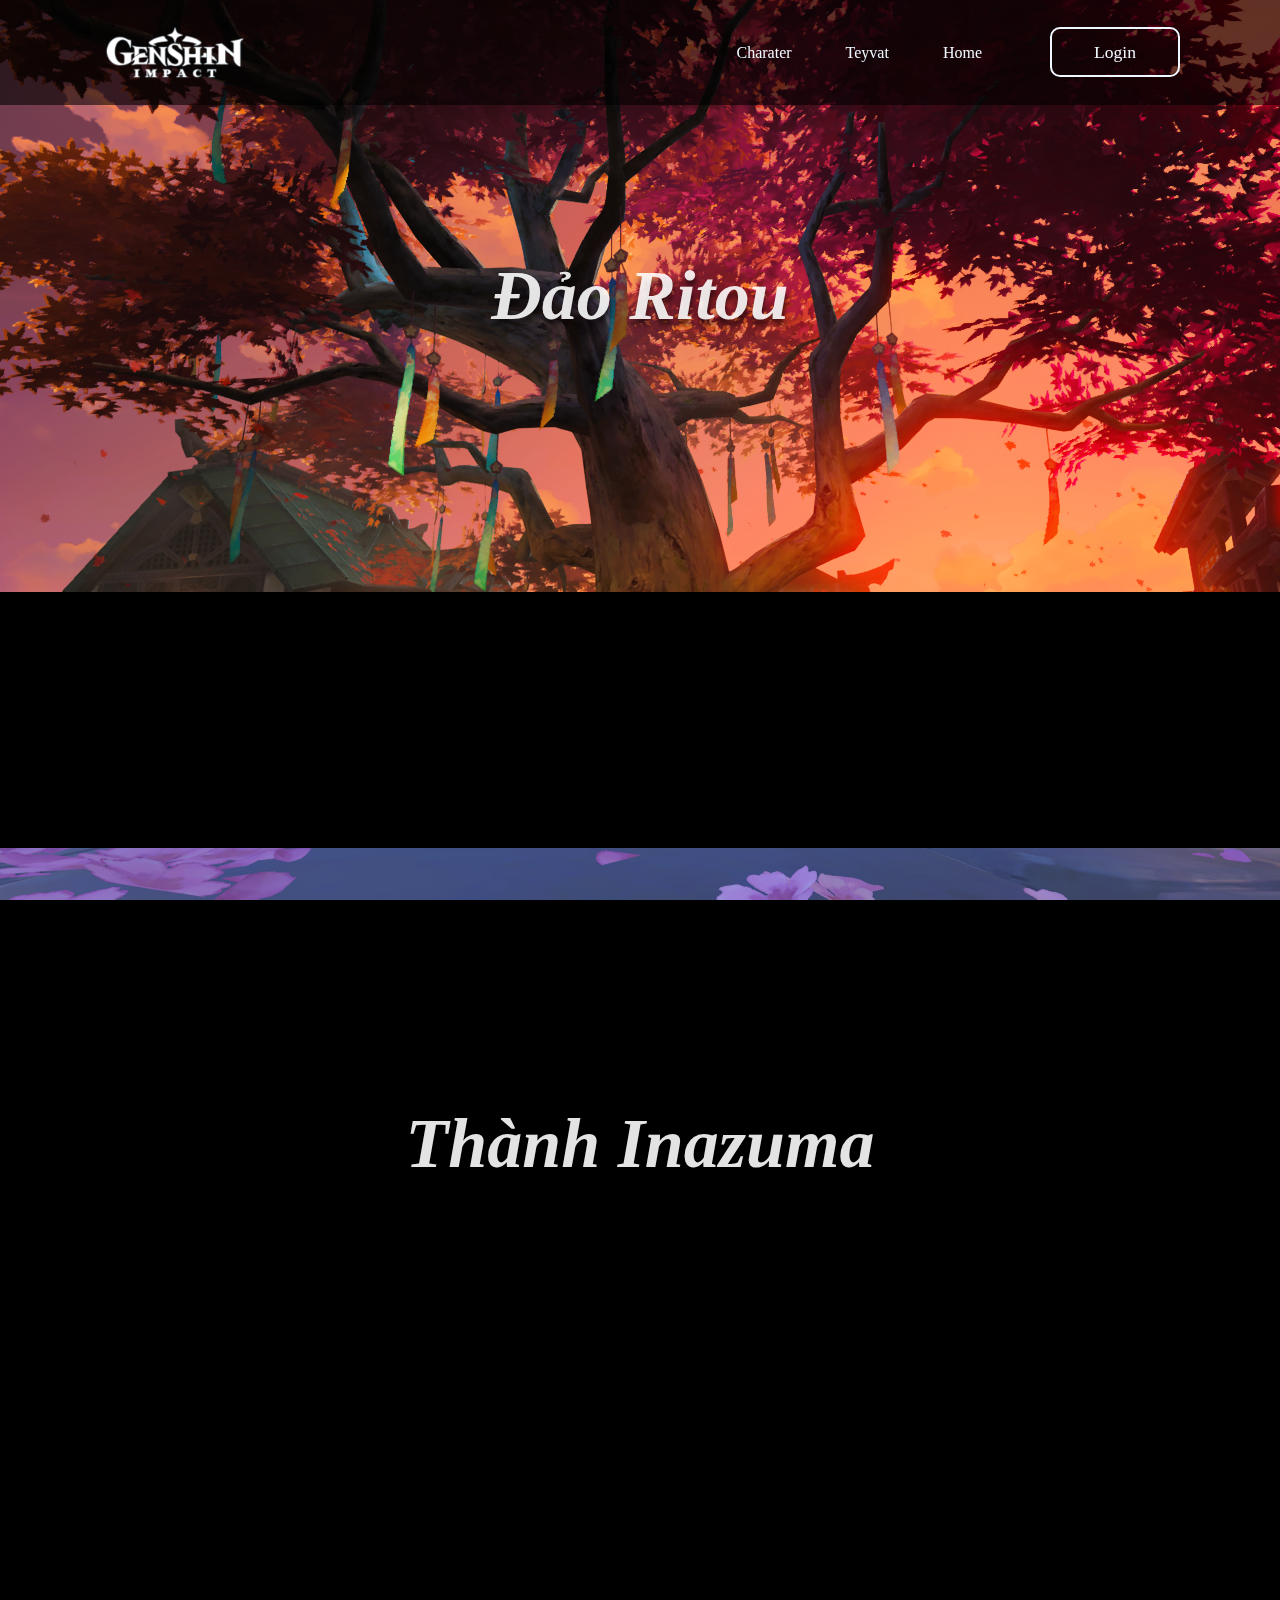
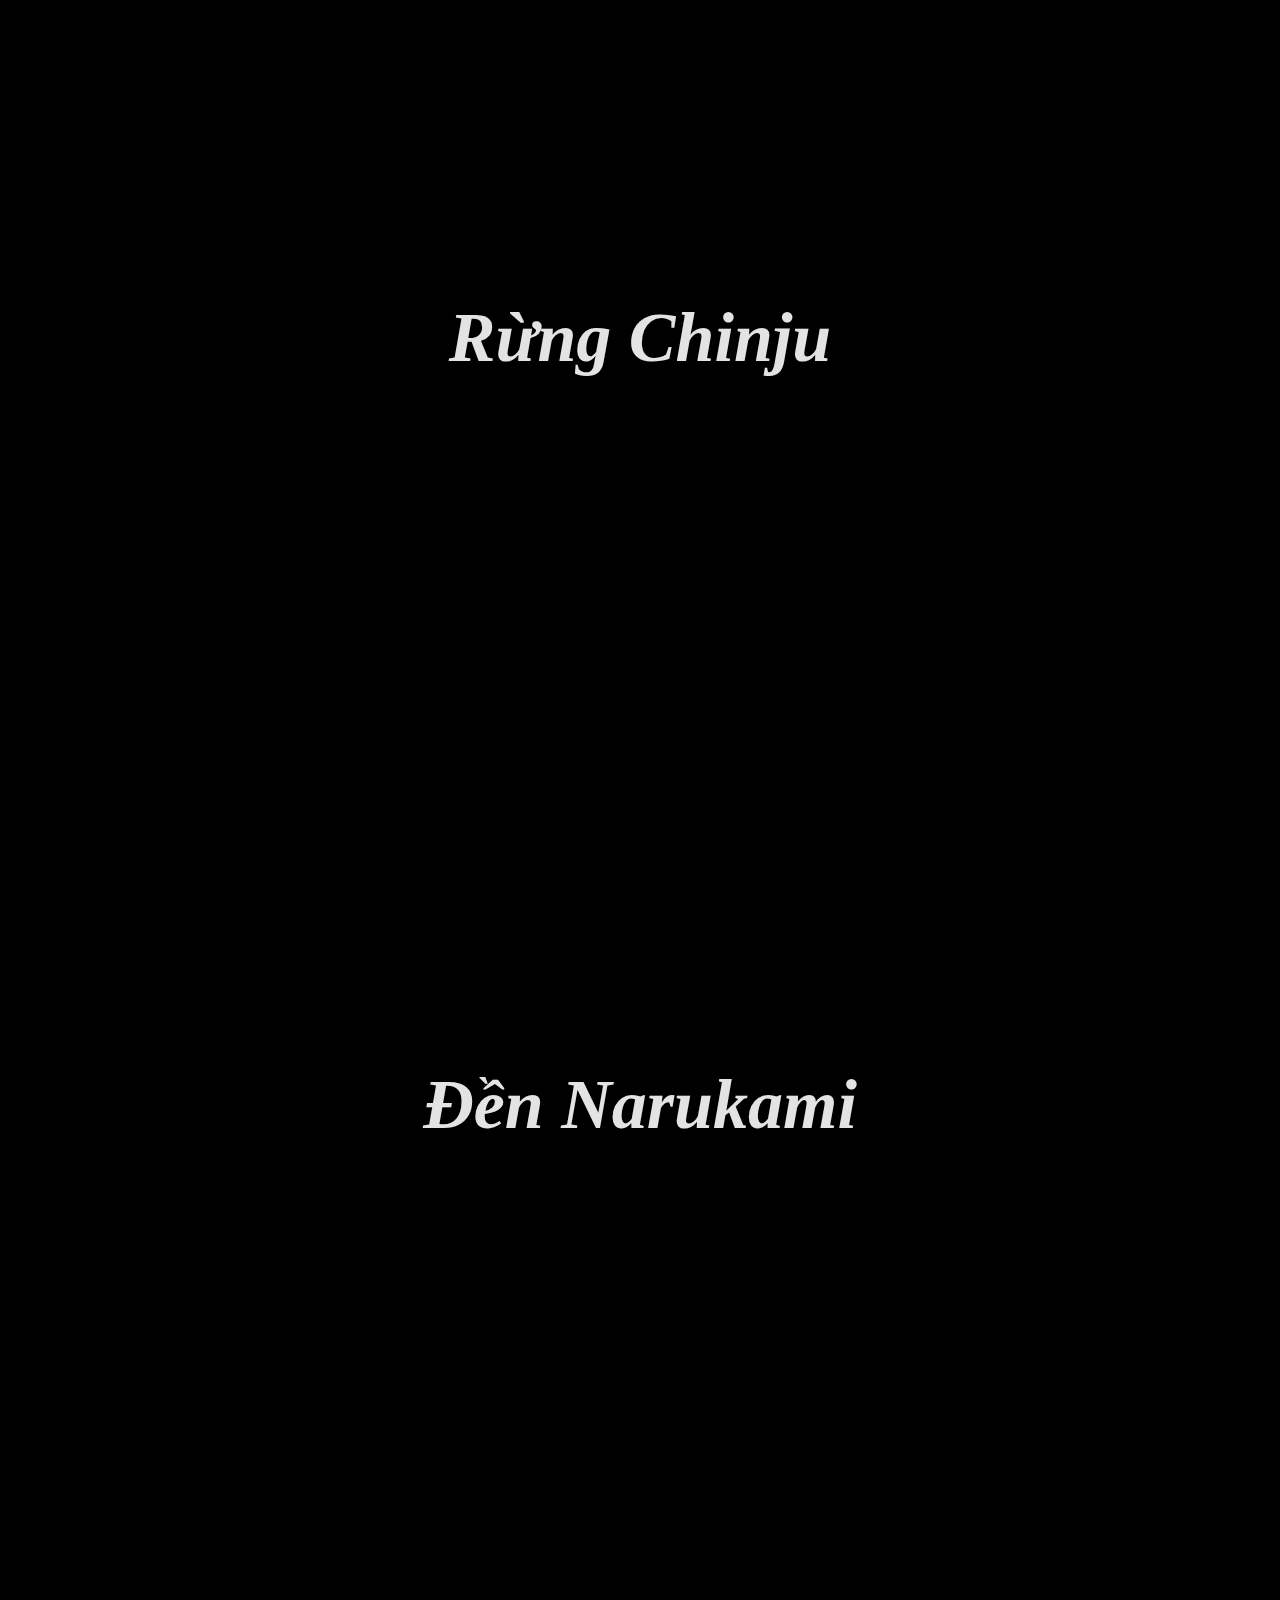
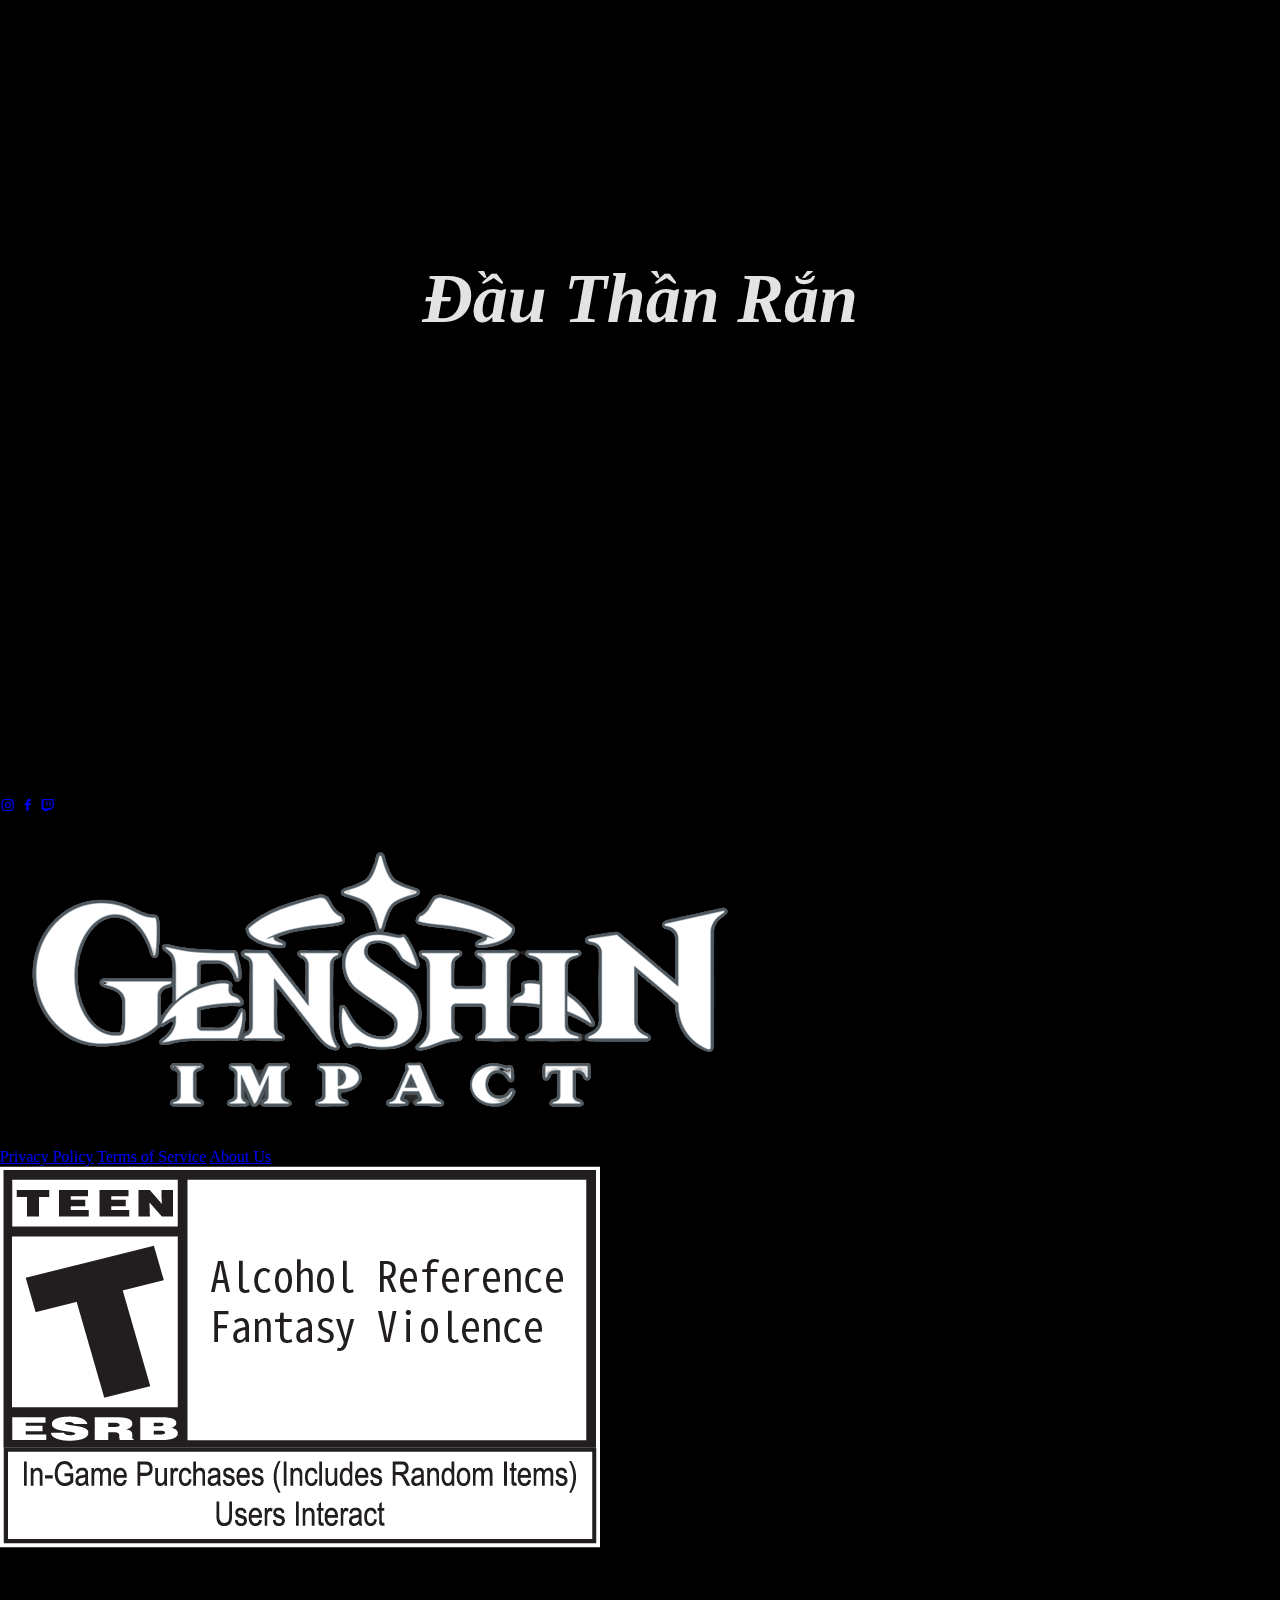
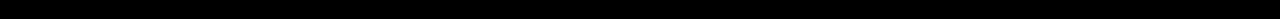
<file: inazuma.html>
<!DOCTYPE html>
<html lang="en">
  <head>
    <meta charset="UTF-8" />
    <meta name="viewport" content="width=device-width, initial-scale=1.0" />
    <title>Document</title>
    <link rel="stylesheet" href="css/inazumapage.css" />
    <link rel="stylesheet" href="css/header.css" />
  </head>
  <link rel="stylesheet" href="css/homepage.css" />
  <link
    href="https://unpkg.com/boxicons@2.1.4/css/boxicons.min.css"
    rel="stylesheet"
  />
  <body>
    <header class="header">
      <img src="pic/logo.png" alt="logo-gens" class="logo-nav" />
      <nav class="nav-bar">
        <div class="dropdown">
          <a href="#" class="link">Charater</a>
          <div class="dropdown-content">
            <a href="">Mondstadt</a>
            <a href="">Liyue</a>
            <a href="">Inazuma</a>
            <a href="">Sumeru</a>
          </div>
        </div>

        <div class="dropdown">
          <a href="#" class="link">Teyvat</a>
          <div class="dropdown-content">
            <a href="mondast.html">Mondstadt</a>
            <a href="liyue.html">Liyue</a>
            <a href="#">Inazuma</a>
            <a href="">Sumeru</a>
          </div>
        </div>
        <a href="index.html">Home</a>
        <button class="login-button-popup" onclick="navtoLoginPage()">
          Login
        </button>
      </nav>
    </header>

    <div class="container">
      <section class="parallax-1">
        <div class="parallax-inner">
          <h1>Đảo Ritou</h1>
        </div>
      </section>
      <h2>Đảo Ritou</h2>
      <p>
        Trong khi lệnh bế quan tỏa cảng đang diễn ra, nếu muốn đặt chân lên lãnh
        thổ của Narukami, thì bắt buộc phải vượt qua trạm Đảo Ritou này. Đảo
        Ritou do Hiệp Hội Kanjou cai quản, mọi người bắt buộc phải có các loại
        giấy tờ mới có thể ra vào nơi này, mà những giấy tờ này cần trải qua thủ
        tục phức tạp và một số mối quan hệ đặc biệt mới có thể làm được. Nếu
        không thể thuận lợi lấy được giấy tờ, thì chỉ có thể tạm lưu trú tại Đảo
        Ritou một thời gian ngắn, sống cùng với những người từ nơi khác đến mắc
        kẹt ở đây, ngắm nhìn khung cảnh của phong đỏ ngói xanh và làng chài
        hoang vắng.
      </p>
      <section class="parallax-2">
        <div class="parallax-inner">
          <h1>Thành Inazuma</h1>
        </div>
      </section>
      <h2>Thành Inazuma</h2>
      <p>
        Inazuma là khu vực phồn hoa náo nhiệt nhất, người Inazuma đa số đều sống
        ở đây. Có thể đi dọc theo con đường từ Hanamizaka đến phố thị, dạo chơi
        những cửa tiệm truyền thống địa phương, nếm thử món ăn đặc sắc của
        Inazuma. Phủ Hiệp Hội Tenryou cũng nằm trong thành, quản lý các vấn đề
        liên quan đến việc trị an và vũ khí của Shogunate. Ở nơi cao nhất của
        thành Inazuma, bên trên hết thảy chúng sinh, là Thiên Thủ cao vời vợi
        nơi Raiden Shogun đang sống.
      </p>
      <section class="parallax-3">
        <div class="parallax-inner">
          <h1>Rừng Chinju</h1>
        </div>
      </section>
      <h2>Rừng Chinju</h2>
      <p>
        Nằm dưới chân núi Yougou, một khu rừng yên tĩnh và bí ẩn. Tượng đá
        Tanuki có thể nhìn thấy ở khắp mọi nơi, cổng Torri nằm rải rác khắp khu
        rừng, và ngôi miếu bỏ hoang lẩn khuất sâu trong đó... tựa như dòng suối
        róc rách đang kể về truyền thuyết chảy theo dòng thời gian. Nghe nói,
        khi đi qua khu rừng Chinju có thể sẽ bị trêu ghẹo bởi một loài sinh linh
        kỳ lạ...
      </p>
      <section class="parallax-4">
        <div class="parallax-inner">
          <h1>Đền Narukami</h1>
        </div>
      </section>
      <h2>Đền Narukami</h2>
      <p>
        Ngôi đền lớn nhất Inazuma, nằm trên đỉnh núi Yougou, thờ phụng Tôn Chủ
        Narukami Ogosho. Những người mang theo ước nguyện có thể từng bước leo
        lên đỉnh núi; hoặc nếu được nguyên tố Lôi thương xót, có thể tận dụng
        Điện Cực Lôi để đi thẳng đến ngôi đền được Anh Đào Thần khổng lồ che
        chở. Anh Đào Thần hoa nở hoa quanh năm, tựa như Narukami vĩnh hằng.
        Xuyên qua vô số cổng Torri, tìm pháp sư xin một quẻ, cầu nguyện được
        Narukami phù hộ.
      </p>
      <section class="parallax-5">
        <div class="parallax-inner">
          <h1>Đầu Thần Rắn</h1>
        </div>
      </section>
      <h2>Đầu Thần Rắn</h2>
      <p>
        Mãng Xà bị "Lưỡi Đao Vô Tưởng" của Lôi Thần trảm sát, nay chỉ còn lại bộ
        xương khô. Mặc dù vẫn ngẩng đầu lên trời không chịu khuất phục, nhưng Ma
        Thần đã bị tiêu diệt, danh hiệu Watatsumi Omikami cũng không còn vang
        vọng nữa. Ma thần Mãng Xà dù chết đi nhưng vẫn sẽ để lại sức mạnh to
        lớn. Đảo Yashiori chịu ảnh hưởng của Họa Thần nên không thể tiếp cận,
        chỉ có gió mưa và sấm chớp vẫn đang gội rửa hài cốt của lịch sử này.
      </p>
    </div>

    <footer>
      <div class="footer-nav">
        <a href="#"><i class="bx bxl-instagram"></i></a>
        <a href="#"><i class="bx bxl-facebook"></i></a>
        <a href="#"><i class="bx bxl-twitch"></i></a>
      </div>

      <div class="footer-content">
        <div class="footer-logo">
          <img src="pic/logo.png" alt="logo-genshin" />
        </div>

        <div class="term">
          <a href="#">Privacy Policy</a>
          <a href="#">Terms of Service</a>
          <a href="#">About Us</a>
        </div>

        <div class="rating-rank">
          <img src="pic/rating rank.png" alt="rating-rank" />
        </div>
        <p class="Copyright-text">
          Copyright &copy; HULWENE. All Rights Reserved
        </p>
      </div>
    </footer>

    <script src="js/script.js"></script>
  </body>
</html>
</file>
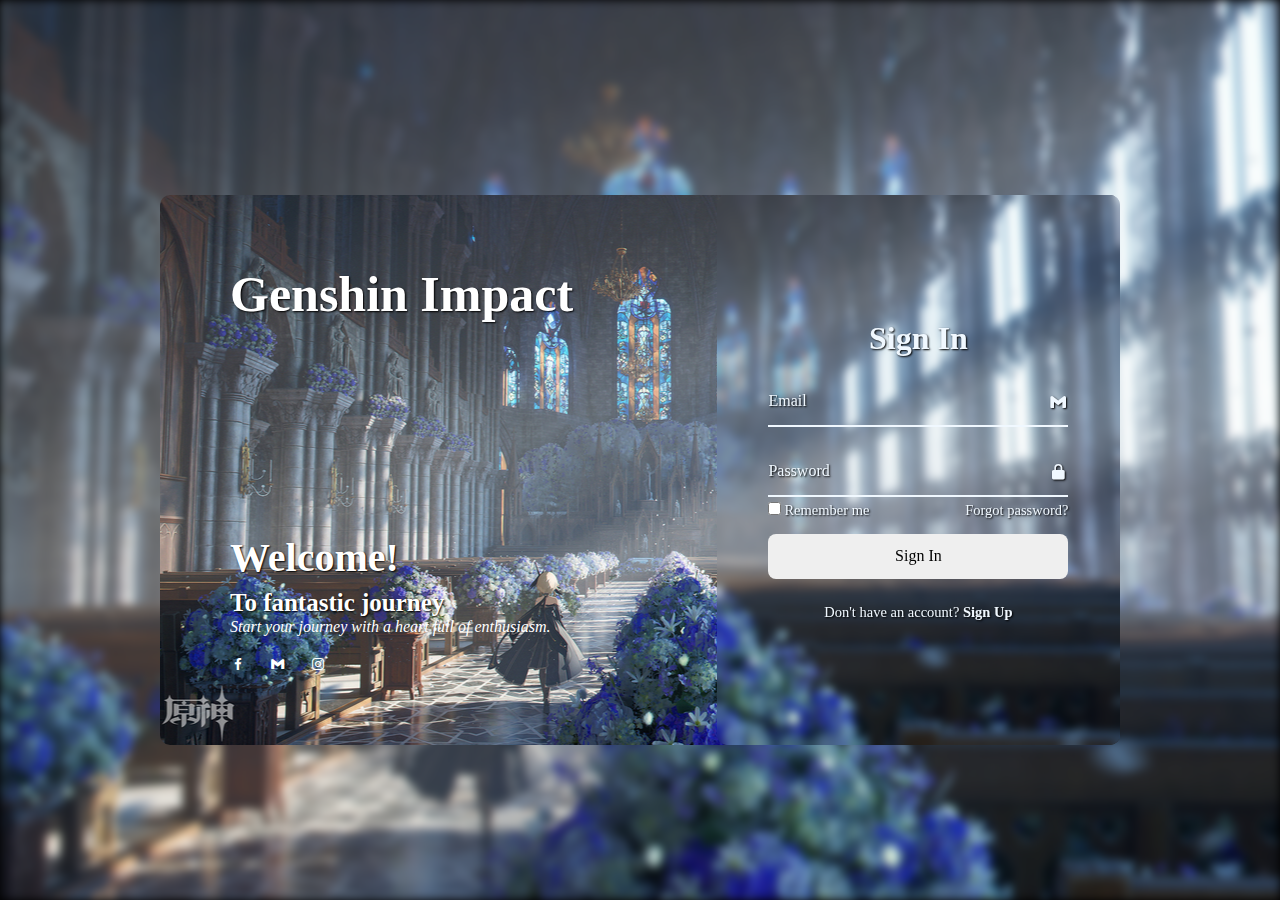
<file: login.html>
<!DOCTYPE html>
<html lang="en">
  <head>
    <meta charset="UTF-8" />
    <title>Begin your journey</title>
    <link rel="stylesheet" href="css/login.css" />
    <link
      href="https://unpkg.com/boxicons@2.1.4/css/boxicons.min.css"
      rel="stylesheet"
    />
  </head>
  <body>
    <div class="background"></div>
    <div class="container">
      <div class="content">
        <h2>Genshin Impact</h2>
        <div class="text-sci">
          <h2>
            Welcome! <br />
            <span>To fantastic journey</span>
          </h2>

          <p>Start your journey with a heart full of enthusiasm.</p>

          <div class="social-icon">
            <a href="https://www.facebook.com/hiimhule" target="_blank"
              ><i class="bx bxl-facebook"></i
            ></a>
            <a href="#"><i class="bx bxl-gmail"></i></a>
            <a href="https://www.instagram.com/hulwe._1609/" target="_blank"
              ><i class="bx bxl-instagram"></i
            ></a>
          </div>
        </div>
      </div>

      <div class="logreg-box">
        <div class="form-box login">
          <form action="#" onsubmit="return validateAndRedirect();">
            <h2>Sign In</h2>

            <div class="input-box">
              <span class="icon"><i class="bx bxl-gmail"></i></span>
              <input type="email" id="email" required />
              <label for="email">Email</label>
            </div>

            <div class="input-box">
              <span class="icon"><i class="bx bxs-lock-alt"></i></span>
              <input type="password" id="password" required />
              <label for="password">Password</label>
            </div>

            <div class="remember-forgot">
              <label><input type="checkbox" required />Remember me</label>
              <a href="#">Forgot password?</a>
            </div>

            <button type="submit" class="btn">Sign In</button>

            <div class="login-register">
              <p>
                Don't have an account?
                <a href="#" class="register-link">Sign Up</a>
              </p>
            </div>
          </form>
        </div>

        <div class="form-box register">
          <form action="#">
            <h2>Sign Up</h2>

            <div class="input-box">
              <span class="icon"><i class="bx bx-user"></i></span>
              <input type="text" name="username" id="username" />
              <label for="username">Name</label>
            </div>

            <div class="input-box">
              <span class="icon"><i class="bx bxl-gmail"></i></span>
              <input type="email" name="email" id="email" required />
              <label for="email">Email</label>
            </div>

            <div class="input-box">
              <span class="icon"><i class="bx bxs-lock-alt"></i></span>
              <input type="password" name="password" id="password" required />
              <label for="password">Password</label>
            </div>

            <div class="remember-forgot">
              <label><input type="checkbox" required />I agree</label>
            </div>

            <button type="submit" class="btn">Sign Up</button>

            <div class="login-register">
              <p>
                Already have an account?
                <a href="#" class="login-link">Sign In</a>
              </p>
            </div>
          </form>
        </div>
      </div>
    </div>

    <script src="js/script.js"></script>
  </body>
</html>
</file>
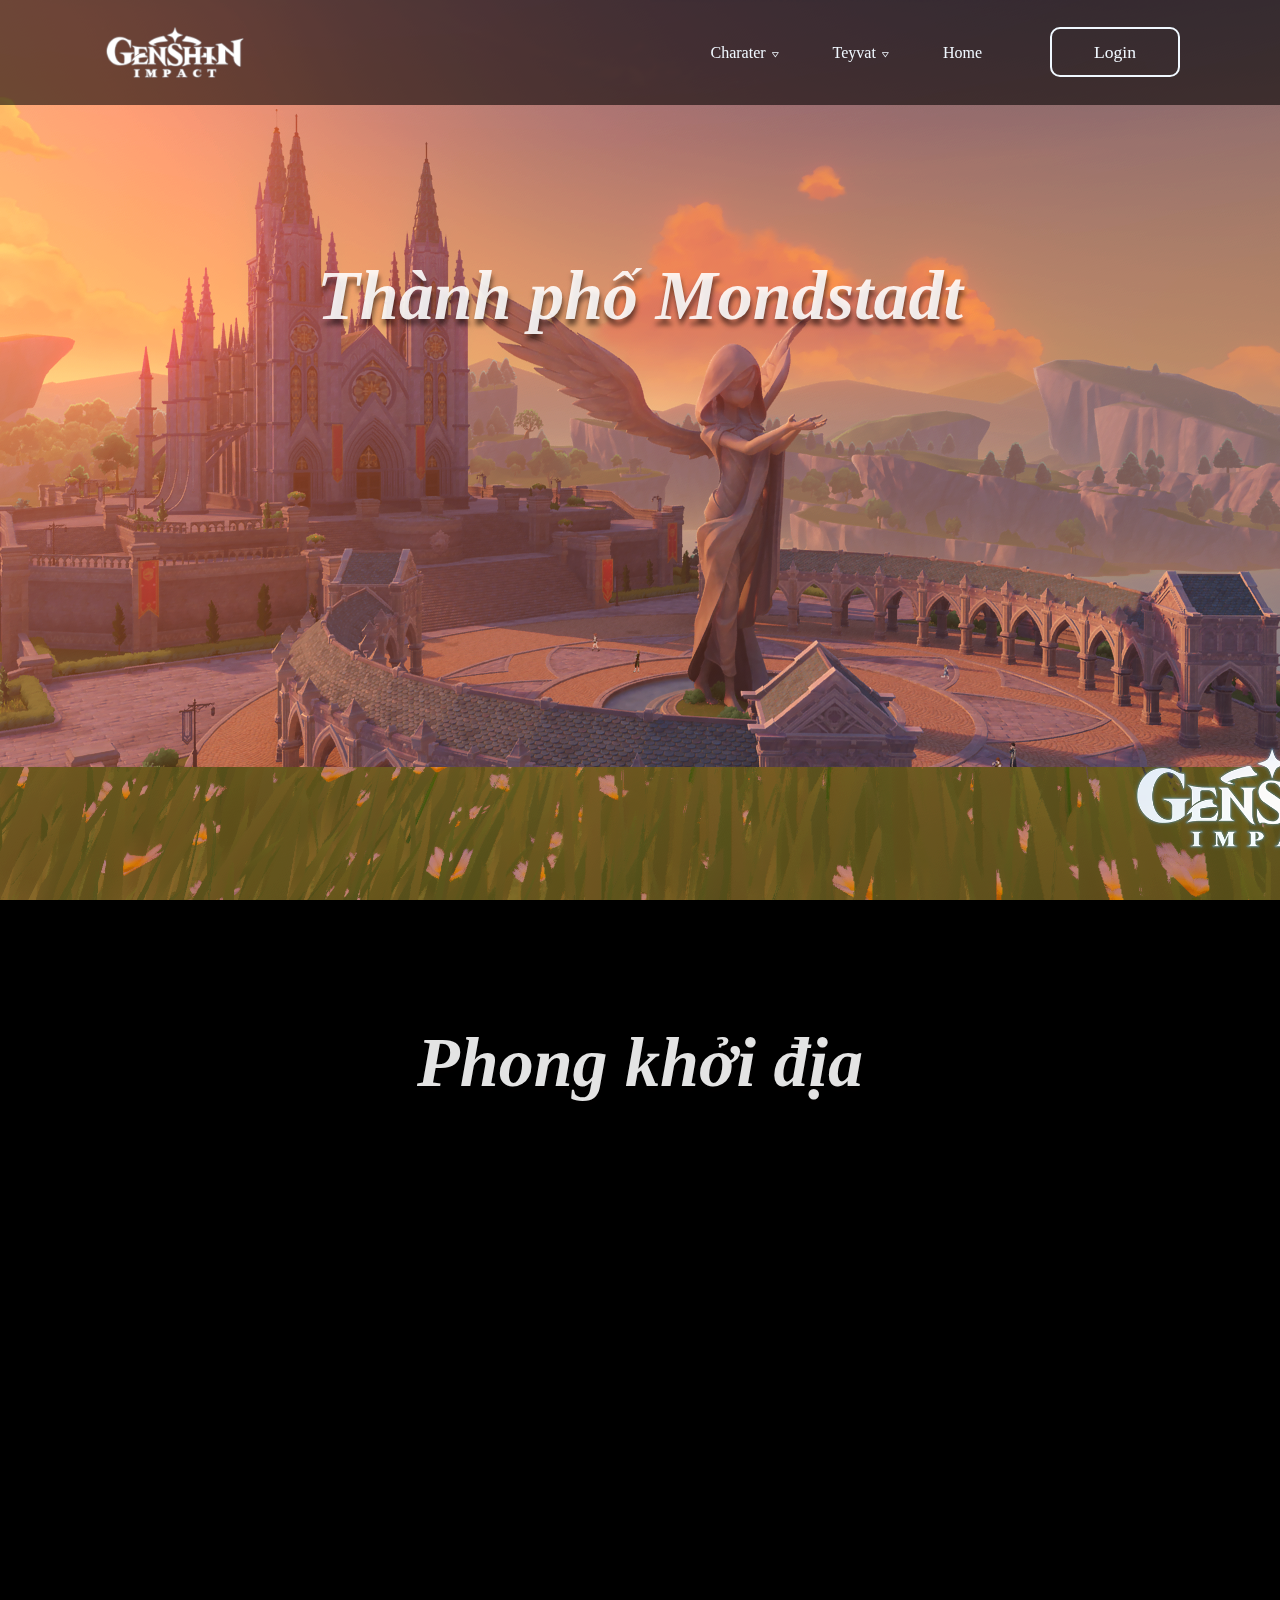
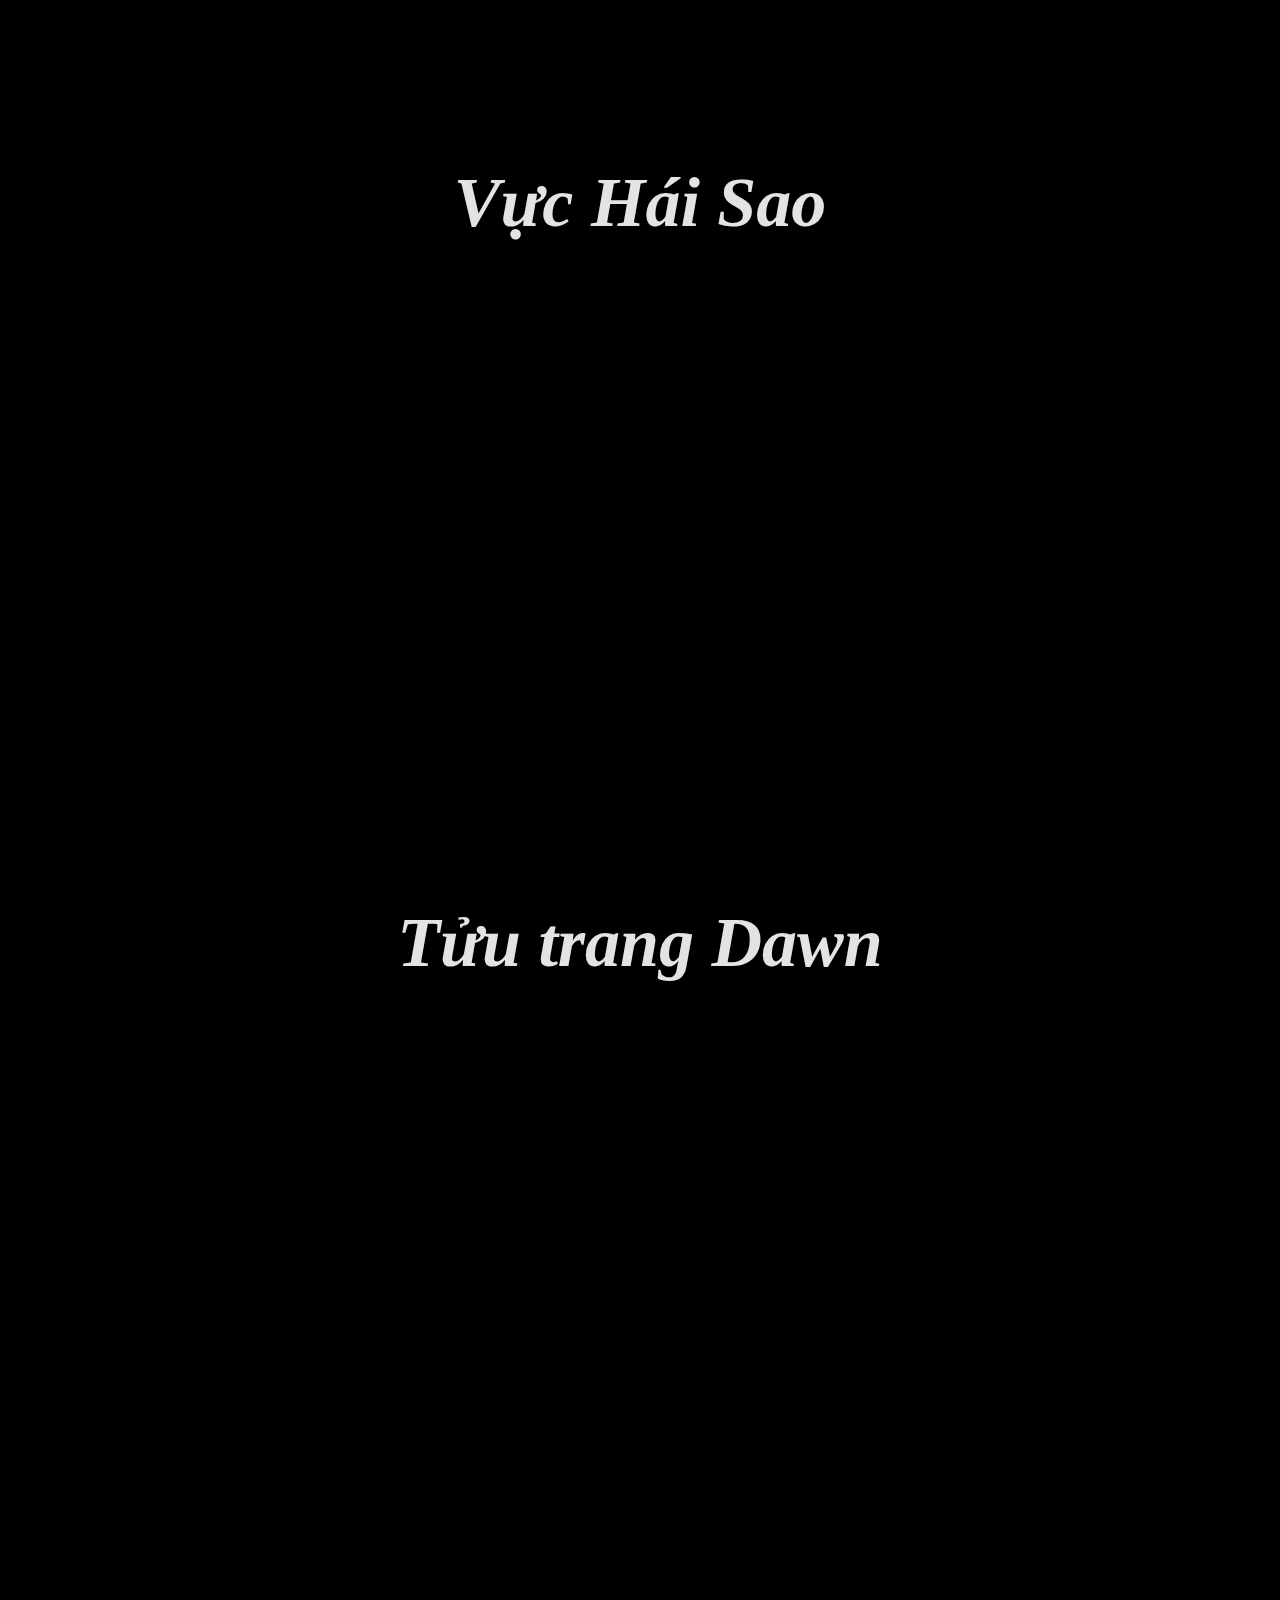
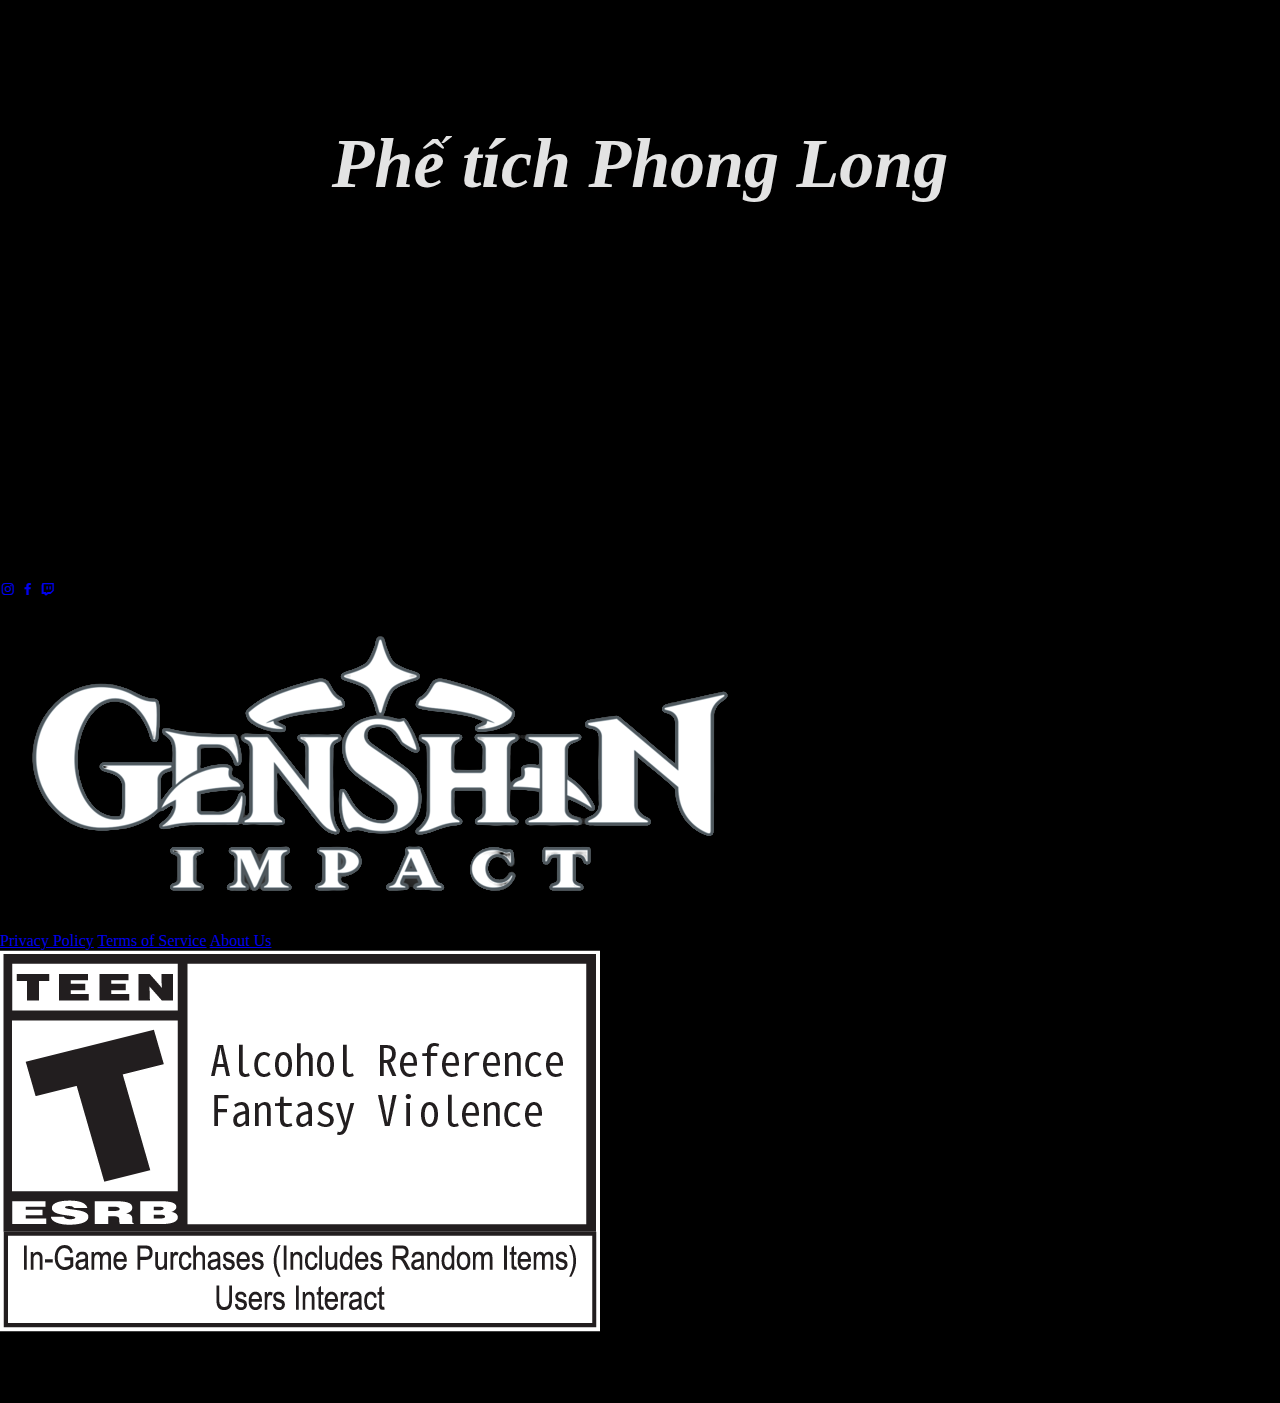
<file: mondast.html>
<!DOCTYPE html>
<html lang="en">
  <head>
    <meta charset="UTF-8" />
    <meta name="viewport" content="width=device-width, initial-scale=1.0" />
    <title>Document</title>
    <link rel="stylesheet" href="css/mondastpage.css" />
    <link rel="stylesheet" href="css/header.css" />
  </head>
  <link rel="stylesheet" href="css/homepage.css" />
  <link
    href="https://unpkg.com/boxicons@2.1.4/css/boxicons.min.css"
    rel="stylesheet"
  />
  <link
    rel="icon"
    href="pic/487df87d9e6b9cff71fbff73d3eb4fd9.jpg"
    type="image/icon type"
  />
  <body>
    <header class="header">
      <img src="pic/logo.png" alt="logo-gens" class="logo-nav" />
      <audio src="audio/mondast.mp4" loop autoplay></audio>
      <nav class="nav-bar">
        <div class="dropdown">
          <a href="#" class="link"
            >Charater<i class="icon-down bx bx-down-arrow"></i
          ></a>
          <div class="dropdown-content">
            <a href="venti.html">Venti</a>
            <a href="">Zhongli</a>
            <a href="">Raiden Shogun</a>
            <a href="">Nahida</a>
          </div>
        </div>

        <div class="dropdown">
          <a href="#" class="link"
            >Teyvat<i class="icon-down bx bx-down-arrow"></i
          ></a>
          <div class="dropdown-content">
            <a href="#">Mondstadt</a>
            <a href="liyue.html">Liyue</a>
            <a href="inazuma.html">Inazuma</a>
            <a href="sumeru.html">Sumeru</a>
          </div>
        </div>
        <a href="index.html">Home</a>
        <button class="login-button-popup" onclick="navtoLoginPage()">
          Login
        </button>
      </nav>
    </header>

    <div class="container">
      <section class="parallax-1">
        <div class="parallax-inner">
          <h1>Thành phố Mondstadt</h1>
          <p>
            Bắt đầu từ mỏm đá cao ở Hồ Sao Rơi, bạn sẽ nhìn thấy Mondstadt tuyệt
            đẹp ở phía xa với những cối xay gió lớn khuất sau làn sương mù. Tiếp
            tục băng qua Rừng Thì Thầm, Mondstadt sẽ chào đón bạn bằng một đàn
            chim bồ câu ở cây cầu đá ngay trước thành phố. Dạo bước trên cầu một
            cách chậm rãi, đàn bồ câu sẽ bay lượn xung quanh bạn như thể thay
            mặt người dân Mondstadt thể hiện lòng hiếu khách. Phía trước thành
            phố là vườn bồ công anh thơm ngát.
          </p>
        </div>
      </section>

      <section class="parallax-2">
        <div class="parallax-inner">
          <h1>Phong khởi địa</h1>
          <p>
            Men theo đường chính ra khỏi thành phố, đi về phía nam Đền Chim Ưng
            Tây Phong, bạn sẽ nhìn thấy một cây sồi cổ thụ nằm ngay ở vị trí
            trung tâm, bao phủ hoàn toàn Thất Thiên Thần Tượng, đây chính là
            Phong Khởi Địa. Phong Khởi Địa là đồng bằng duy nhất tại Mondstadt,
            nơi có địa hình tương đối bằng phẳng với những đồng cỏ xanh ngát và
            trải dài đến tận Đồi Phong Tiêu.
          </p>
        </div>
      </section>

      <section class="parallax-3">
        <div class="parallax-inner">
          <h1>Vực Hái Sao</h1>
          <p>
            Nằm tận cùng bờ đông của Mondstadt, Vực Hái Sao chỉ mỏm đá cao nhất
            trên lãnh thổ Phong Quốc. Bạn sẽ tốn một ít thời gian vượt qua những
            cao nguyên trập trùng để đến được đây nhưng chắc chắn cảnh đẹp của
            nó không làm bạn thất vọng. Ở dưới Vực Hái Sao là mặt biển xanh
            thẳm, bờ biển Falcon với bãi cát trắng mịn.
          </p>
        </div>
      </section>

      <section class="parallax-4">
        <div class="parallax-inner">
          <h1>Tửu trang Dawn</h1>
          <p>
            Cách thành phố Mondstadt khoảng 600m, tửu trang Dawn là một tòa biệt
            thự rộng lớn tọa lạc giữa rừng nho trải dài hàng nghìn hecta. Thuộc
            sở hữu của ông chủ Diluc giàu có, tửu trang Dawn nổi tiếng với những
            dòng rượu vô cùng độc đáo, trong đó phải kể đến đặc sản Mondstadt
            “Rượu bồ công anh”. Tửu trang Dawn cũng là trụ sở của Hiệp hội kinh
            doanh ngành rượu Mondstadt, ngành công nghiệp rượu đã mang về cho
            kinh tế Mondstadt hàng nghìn tỷ mora mỗi năm.Vẻ đẹp của tửu trang
            Dawn là biểu tượng của sự hòa hợp giữa con người và thiên nhiên, với
            vườn nho xanh ngát và mùi rượu thơm nồng.
          </p>
        </div>
      </section>

      <section class="parallax-5">
        <div class="parallax-inner">
          <h1>Phế tích Phong Long</h1>
          <p>
            Từ phía Cao Nguyên Thượng Phong, khuất sau làn sương mù mờ ảo là một
            tòa kiến trúc cổ hình vòng nhẫn quá cỡ vượt qua những mỏm đá cao
            nhất nằm sâu trong thung lũng. Phế tích Phong Long, cũng là thủ đô
            cũ của Mondstadt và là nơi cư ngụ của Rồng Đông Phong Dvallin.
          </p>
        </div>
      </section>
    </div>

    <footer>
      <div class="footer-nav">
        <a href="#"><i class="bx bxl-instagram"></i></a>
        <a href="#"><i class="bx bxl-facebook"></i></a>
        <a href="#"><i class="bx bxl-twitch"></i></a>
      </div>

      <div class="footer-content">
        <div class="footer-logo">
          <img src="pic/logo.png" alt="logo-genshin" />
        </div>

        <div class="term">
          <a href="#">Privacy Policy</a>
          <a href="#">Terms of Service</a>
          <a href="#">About Us</a>
        </div>

        <div class="rating-rank">
          <img src="pic/rating rank.png" alt="rating-rank" />
        </div>
        <p class="Copyright-text">
          Copyright &copy; HULWENE. All Rights Reserved
        </p>
      </div>
    </footer>

    <script src="js/script.js"></script>
  </body>
</html>
</file>
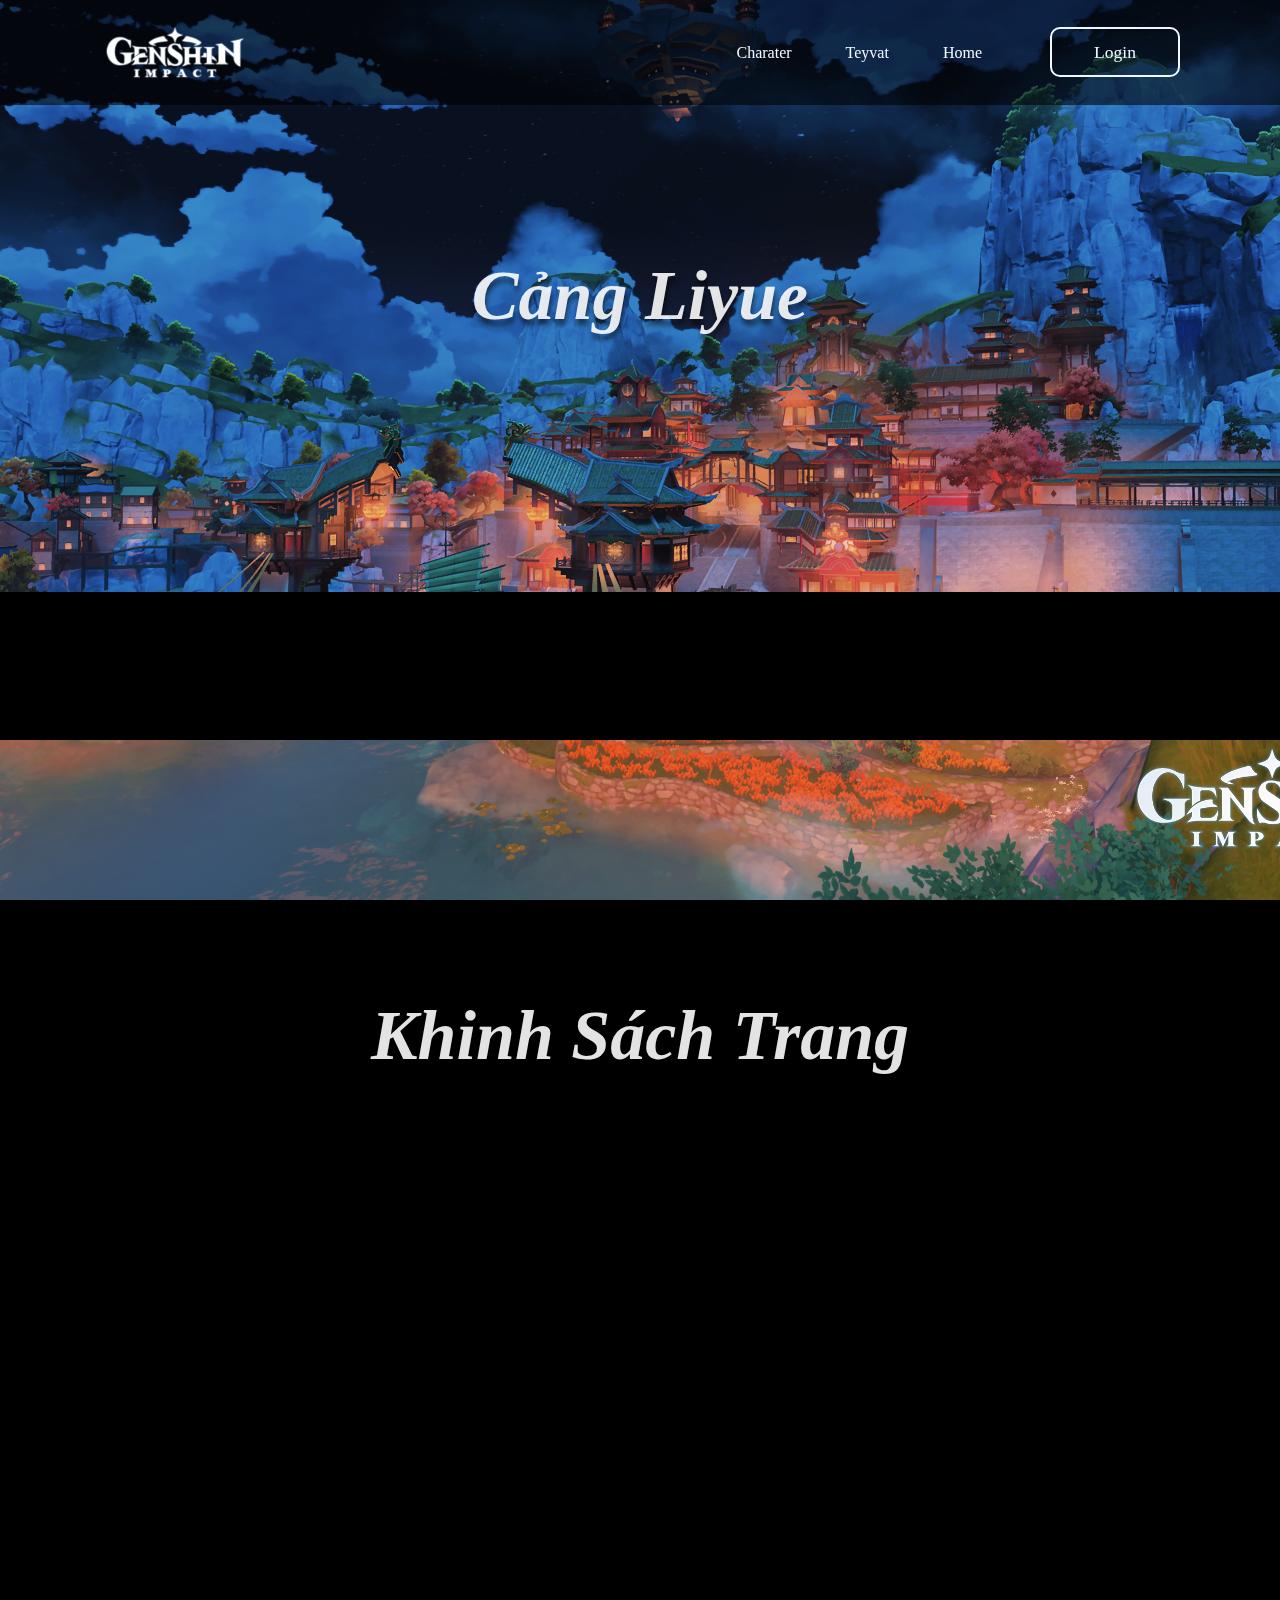
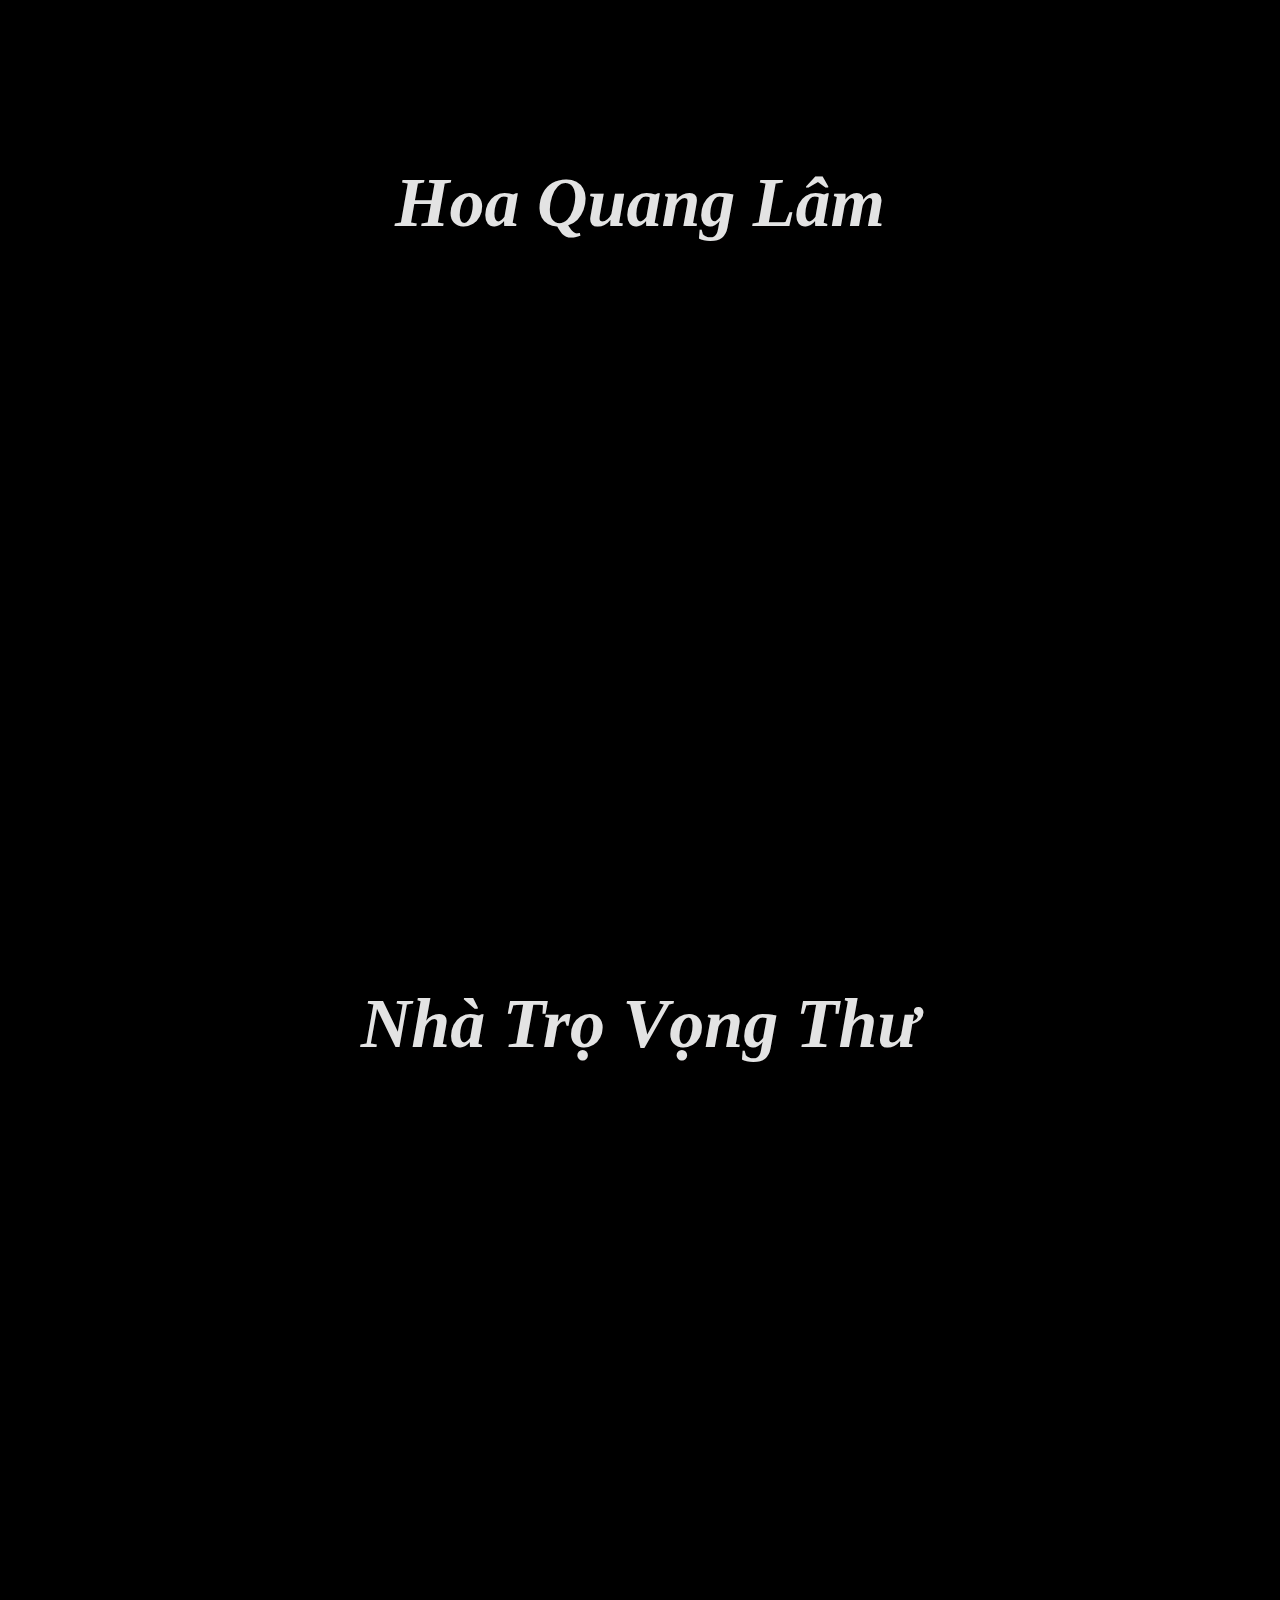
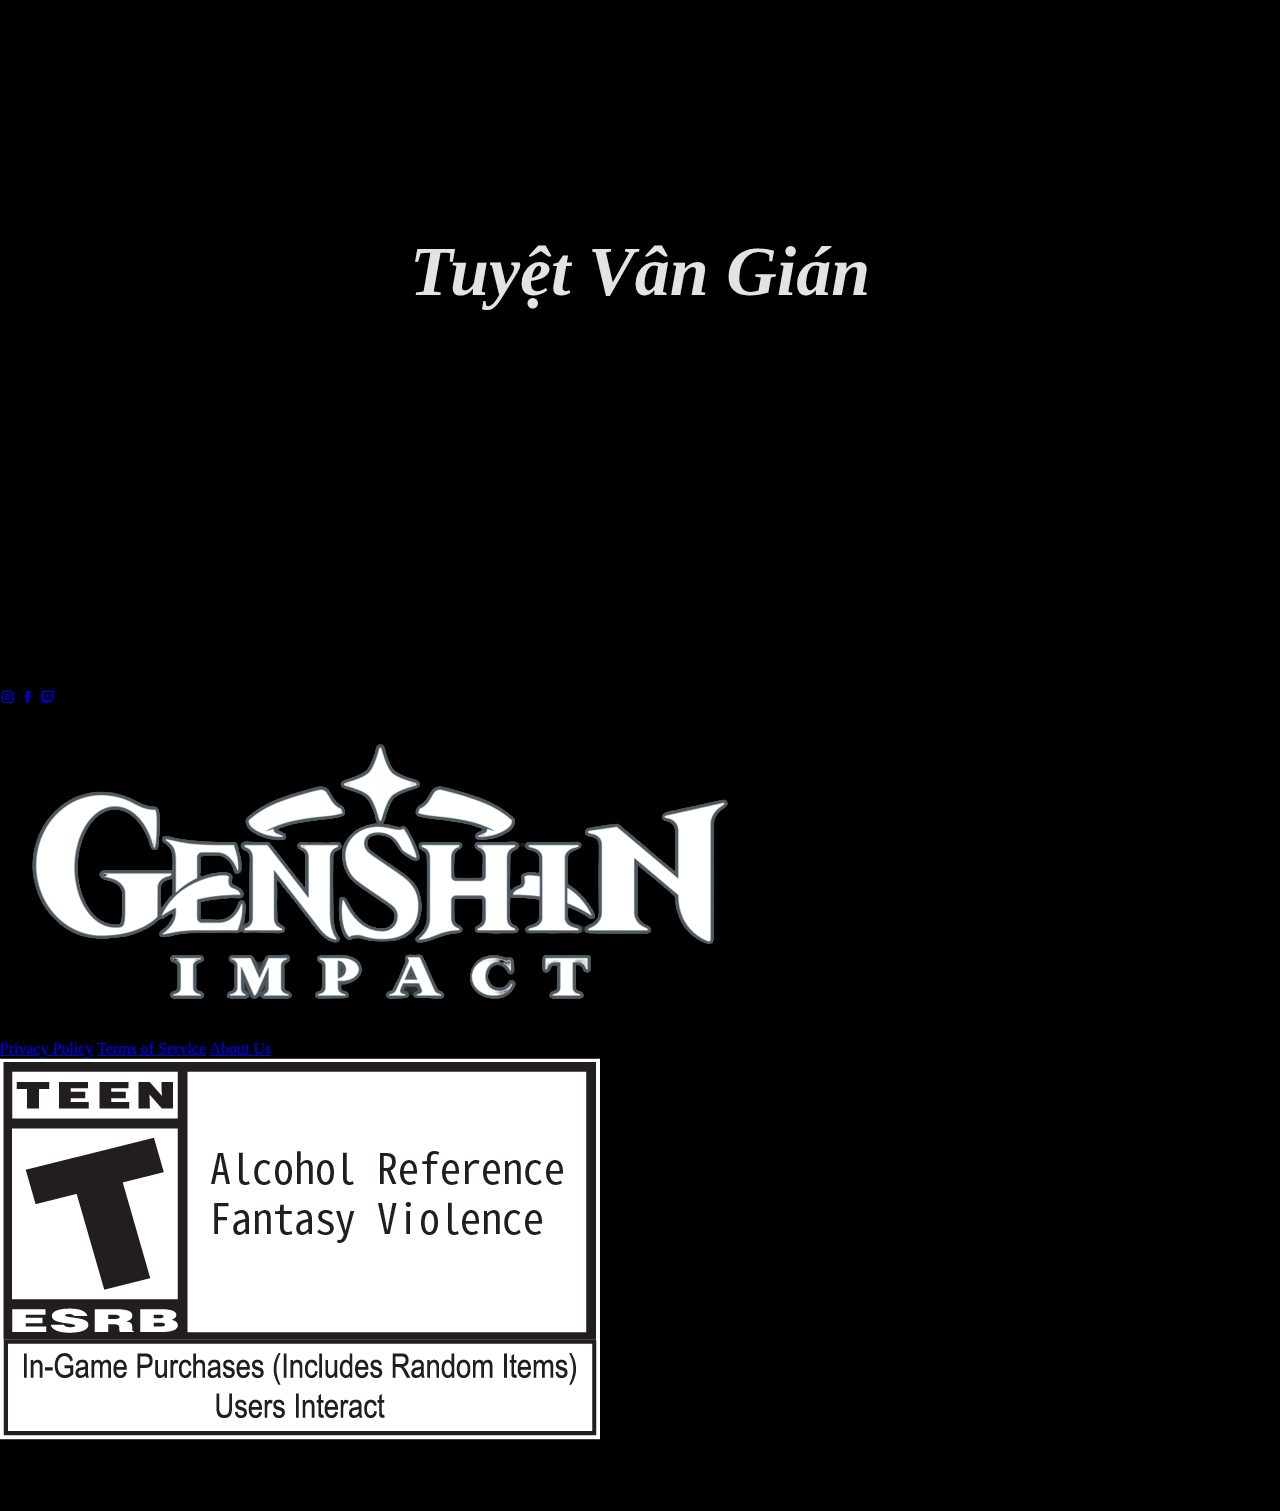
<file: sumeru.html>
<!DOCTYPE html>
<html lang="en">
  <head>
    <meta charset="UTF-8" />
    <meta name="viewport" content="width=device-width, initial-scale=1.0" />
    <title>Document</title>
    <link rel="stylesheet" href="css/liyuepage.css" />
    <link rel="stylesheet" href="css/header.css" />
  </head>
  <link rel="stylesheet" href="css/homepage.css" />
  <link
    href="https://unpkg.com/boxicons@2.1.4/css/boxicons.min.css"
    rel="stylesheet"
  />
  <body>
    <header class="header">
      <img src="pic/logo.png" alt="logo-gens" class="logo-nav" />
      <nav class="nav-bar">
        <div class="dropdown">
          <a href="#" class="link">Charater</a>
          <div class="dropdown-content">
            <a href="">Mondstadt</a>
            <a href="">Liyue</a>
            <a href="">Inazuma</a>
            <a href="">Sumeru</a>
          </div>
        </div>

        <div class="dropdown">
          <a href="#" class="link">Teyvat</a>
          <div class="dropdown-content">
            <a href="mondast.html">Mondstadt</a>
            <a href="liyue.html">Liyue</a>
            <a href="inazuma.html">Inazuma</a>
            <a href="#">Sumeru</a>
          </div>
        </div>
        <a href="index.html">Home</a>
        <button class="login-button-popup" onclick="navtoLoginPage()">
          Login
        </button>
      </nav>
    </header>

    <div class="container">
      <section class="parallax-1">
        <div class="parallax-inner">
          <h1>Cảng Liyue</h1>
        </div>
      </section>
      <h2>Cảng Liyue</h2>
      <p>
        Một bến cảng thịnh vượng, nơi hàng ngàn cánh buồm tụ hội. Dưới vô số hợp
        đồng và hàng ngàn quy định, rất nhiều hàng hóa được vận chuyển ở đây,
        nức tiếng bảy vương quốc. Chào mừng đến với Liyue!
      </p>
      <section class="parallax-2">
        <div class="parallax-inner">
          <h1>Khinh Sách Trang</h1>
        </div>
      </section>
      <h2>Khinh Sách Trang</h2>
      <p>
        Ở điểm cực Bắc của Liyue, ẩn mình giữa những ngọn đồi và rừng tre là
        Khinh Sách Trang. Những đám mây trắng trôi lững thững giữa thung lũng
        được tô điểm thành từng hàng trên những thửa ruộng hình trăng khuyết.
        Khi ngọn gió thổi qua, gợn sóng trên mặt nước tạo thành những mảng màu
        huyền bí khó tả.
      </p>
      <section class="parallax-3">
        <div class="parallax-inner">
          <h1>Hoa Quang Lâm</h1>
        </div>
      </section>
      <h2>Hoa Quang Lâm</h2>
      <p>
        Những đỉnh núi sừng sững giữa làn mây mù, mọc ở phía Tây Bắc của Liyue.
        Khu vực này ẩn chứa nhiều khung cảnh tuyệt đẹp, nhưng bởi những dấu vết
        tìm thấy trên những con đường quanh co dẫn lên đỉnh núi, một truyền
        thuyết về nơi cư ngụ vô hình của các tiên nhân đã hình thành. Dù vậy, đó
        cũng có thể chỉ là câu chuyện được thêu dệt nên từ khát vọng tìm kiếm
        phước lành thần thánh của con người. Khu vực này ẩn chứa nhiều nguy hiểm
        tiềm tàng, không thích hợp cho người ngoài và tốt nhất chỉ nên ngằm nhìn
        từ xa trên Nhà Trọ Vọng Thư.
      </p>
      <section class="parallax-4">
        <div class="parallax-inner">
          <h1>Nhà Trọ Vọng Thư</h1>
        </div>
      </section>
      <h2>Nhà Trọ Vọng Thư</h2>
      <p>
        Một thắng cảnh tọa lạc tại Địch Hoa Châu, được xây dựng trên một cột đá
        lớn. Vì hầu hết khách quen dừng chân ở nơi đây đều là những thương nhân
        lữ hành, nhà trọ đã dành riêng một khu vực để họ có thể buôn bán và dựng
        các quầy hàng. Từ trên đỉnh nhà trọ, ta có thể chiêm ngưỡng khung cảnh
        đẹp mê hồn; khi thời tiết thuận lợi còn có thể nhìn thấy cả Khinh Sách
        Sơn và Tuyệt Vân Gián ở phía xa xa. Giữa các thương nhân ở đây lưu
        truyền một truyền thuyết, rằng trong quán trọ ẩn chứa một bí ẩn thần bí,
        nhưng truyền thuyết vẫn chỉ là truyền thuyết, bởi chưa từng có ai chứng
        minh được sự tồn tại của nó cả.
      </p>
      <section class="parallax-5">
        <div class="parallax-inner">
          <h1>Tuyệt Vân Gián</h1>
        </div>
      </section>
      <h2>Tuyệt Vân Gián</h2>
      <p>
        Tương truyền, tiên gia cư trú ở đây giữa muôn ngàn đỉnh núi và mây mù.
        Thật khó để tiếp cận thân thể bằng xương bằng thịt.
      </p>
    </div>

    <footer>
      <div class="footer-nav">
        <a href="#"><i class="bx bxl-instagram"></i></a>
        <a href="#"><i class="bx bxl-facebook"></i></a>
        <a href="#"><i class="bx bxl-twitch"></i></a>
      </div>

      <div class="footer-content">
        <div class="footer-logo">
          <img src="pic/logo.png" alt="logo-genshin" />
        </div>

        <div class="term">
          <a href="#">Privacy Policy</a>
          <a href="#">Terms of Service</a>
          <a href="#">About Us</a>
        </div>

        <div class="rating-rank">
          <img src="pic/rating rank.png" alt="rating-rank" />
        </div>
        <p class="Copyright-text">
          Copyright &copy; HULWENE. All Rights Reserved
        </p>
      </div>
    </footer>

    <script src="js/script.js"></script>
  </body>
</html>
</file>
<file: css/inazumapage.css>
* {
  margin: 0;
  padding: 0;
  box-sizing: border-box;
  font-family: "Times New Roman", Times, serif;
}

body {
  background-color: rgb(0, 0, 0);
}

h1 {
  font-size: 70px;
  font-style: italic;
  text-align: center;
  color: rgba(255, 255, 255, 0.89);
  text-shadow: 1px 6px 5px rgba(4, 0, 0, 0.54);
}

p {
  line-height: 1.5;
  padding: 20px 90px;
  font-size: 18px;
  color: rgba(255, 255, 255, 0);
  margin-bottom: 20px;
  text-align: center;
  display: block;
  margin: 0 200px;
  transition: 1s ease;
}

p:hover {
  color: white;
  text-shadow: 1px 6px 5px rgba(4, 0, 0, 0.54);
}

.parallax-1 {
  background: url(inazuma-place/place1.png) no-repeat;
  background-position: center;
  background-size: cover;
  background-attachment: fixed;
  display: flex;
  justify-content: center;
  align-items: center;
}

.parallax-2 {
  background: url(inazuma-place/place2.png) no-repeat;
  background-position: center;
  background-size: cover;
  background-attachment: fixed;
}

.parallax-3 {
  background: url(inazuma-place/place3.png) no-repeat;
  background-position: center;
  background-size: cover;
  background-attachment: fixed;
}

.parallax-4 {
  background: url(inazuma-place/place4.png) no-repeat;
  background-position: center;
  background-size: cover;
  background-attachment: fixed;
}

.parallax-5 {
  background: url(inazuma-place/place5.png) no-repeat;
  background-position: center;
  background-size: cover;
  background-attachment: fixed;
}

.parallax-inner {
  padding: 20% 0;
}
</file>
<file: css/header.css>
/* * {
  margin: 0;
  padding: 0;
  box-sizing: border-box;
}

.header {
  background-color: rgba(0, 0, 0, 0.573);
  z-index: 999;
  width: 100%;
  height: 80px;
  position: fixed;
}

.header-nav {
  display: flex;
  align-items: center;
  justify-content: space-between;
}

.logo-nav {
  width: 150px;
  height: auto;
  cursor: pointer;
}

.nav-bar {
  display: flex;
  gap: 60px;
  margin-right: 20px;
}

nav a {
  text-decoration: none;
  font-size: 20px;
  color: aliceblue;
  display: inline-block;
  padding: 20px;
  border-radius: 10px;
}

nav a:hover {
  transition-timing-function: linear;
  transition: 0.5s;
  border-top: 5px rgb(37, 230, 230) solid;
  border-radius: 0;
  color: yellow;
}

.login-button {
  background-color: black;
  color: aliceblue;
  padding: 10px;
  font-size: 20px;
  border: rgba(235, 235, 29, 0.986);
  border-radius: 10px;
  margin-top: -5px;
}

.login-button:hover {
  background-color: rgba(235, 235, 29, 0.986);
  transition: 1.5s;
  color: black;
} */

/* New style */
* {
  margin: 0;
  padding: 0;
  box-sizing: border-box;
}

header {
  position: fixed;
  top: 0;
  left: 0;
  width: 100%;
  padding: 20px 100px;
  background-color: rgba(0, 0, 0, 0.573);
  display: flex;
  justify-content: space-between;
  align-items: center;
  z-index: 2;
}

.logo-nav {
  display: block;
  width: 150px;
}

.icon-down {
  font-size: 8px;
  margin-left: 5px;
}

.nav-bar a {
  position: relative;
  font-size: 1em;
  margin-left: 50px;
  text-decoration: none;
  font-weight: 500;
  color: aliceblue;
  transition: 0.4s ease;
}

.nav-bar a:hover {
  transform: scale(1.2);
}

.nav-bar a::after {
  content: "";
  position: absolute;
  left: 0;
  bottom: -8px;
  width: 100%;
  height: 3px;
  background: #81ecec;
  border-radius: 5px;
  transform: scaleX(0);
  transform-origin: left;
  transition: transform 0.5s;
}

.nav-bar a:hover::after {
  transform-origin: right;
  transform: scaleX(1);
}

.login-button-popup {
  margin-left: 5cqw;
  width: 130px;
  height: 50px;
  background: transparent;
  border: 2px solid aliceblue;
  outline: none;
  border-radius: 10px;
  cursor: pointer;
  font-size: 1.1em;
  color: aliceblue;
  font-weight: 500;
  transition: 0.5s;
}

.login-button-popup:hover {
  background-color: aliceblue;
  color: black;
}

.dropdown {
  position: relative;
  display: inline-block;
}

.dropdown-content {
  display: none;
  position: absolute;
  box-shadow: 0px 8px 16px 0px rgba(0, 0, 0, 0.2);
  background-color: rgba(0, 0, 0, 0.573);
}

.dropdown-content a {
  text-shadow: 1px 1px 2px black;
  color: white;
  text-decoration: none;
  display: block;
  margin-top: 30px;
  margin-bottom: 10px;
  margin-right: 70px;
}

.dropdown:hover .dropdown-content {
  display: block;
}
</file>
<file: css/homepage.css>
* {
  margin: 0;
  padding: 0;
  box-sizing: border-box;
}

.body {
  display: flex;
  justify-content: center;
  align-items: center;
  min-width: 100vh;
}

.homepage-poster {
  width: 100%;
  height: auto;
}
</file>
<file: css/login.css>
* {
  padding: 0;
  margin: 0;
  box-sizing: border-box;
  font-family: "Times New Roman", Times, serif;
}

body {
  background-color: black;
}

.background {
  width: 100%;
  height: 100vh;
  background: url(1297318.jpg) no-repeat;
  background-size: cover;
  background-position: center;
  filter: blur(5px);
}

.container {
  position: absolute;
  top: 50%;
  left: 50%;
  transform: translate(-50%, -50%);
  width: 75%;
  height: 550px;
  background: url("1297318.jpg") no-repeat;
  background: cover;
  background-position: center;
  border-radius: 10px;
  margin-top: 20px;
}

.container .content {
  position: absolute;
  top: 0;
  left: 0;
  width: 58%;
  height: 100%;
  padding: 70px;
  background: transparent;
  color: white;
  display: flex;
  justify-content: space-between;
  flex-direction: column;
}

.content h2 {
  font-size: 50px;
  text-shadow: 1px 1px 2px black;
}

.text-sci h2 {
  font-size: 40px;
  line-height: 1;
}

.text-sci h2 span {
  font-size: 25px;
  margin-bottom: 10px;
}

.text-sci p {
  margin-bottom: 20px;
  font-style: italic;
}

.social-icon a i {
  color: white;
  margin-right: 20px;
  transition: 0.5s ease;
}

.social-icon a i:hover {
  transform: scale(1.5);
}

.container .logreg-box {
  position: absolute;
  top: 0;
  right: 0;
  width: calc(100% - 58%);
  height: 100%;
  overflow: hidden;
}

.logreg-box .form-box {
  position: absolute;
  display: flex;
  justify-content: center;
  align-items: center;
  width: 100%;
  height: 100%;
  background: transparent;
  backdrop-filter: blur(4px);
  color: aliceblue;
  border-radius: 10px;
  text-shadow: 1px 1px 2px black;
}

.logreg-box .form-box.login {
  transform: translateX(0);
  transition: transform 0.6s ease;
  transition-delay: 0.7s;
}

.logreg-box.active .form-box.login {
  transform: translateX(430px);
  transition-delay: 0s;
}

.logreg-box .form-box.register {
  transform: translateX(430px);
  transition: transform 0.6s ease;
  transition-delay: 0s;
}

.logreg-box.active .form-box.register {
  transform: translateX(0);
  transition-delay: 0.7s;
}

.form-box h2 {
  text-align: center;
  font-size: 32px;
  color: aliceblue;
}

.form-box .input-box {
  width: 300px;
  height: 50px;
  border-bottom: 2px solid aliceblue;
  margin: 20px 0;
  position: relative;
}

.input-box input {
  width: 100%;
  height: 100%;
  background: transparent;
  outline: none;
  border: none;
  font-size: 16px;
  padding-right: 30px;
  color: aliceblue;
  font-weight: 500;
}

.input-box label {
  position: absolute;
  top: 50%;
  left: 0;
  transform: translateY(-50%);
  font-size: 16px;
  font-weight: 500;
  pointer-events: none;
  transition: 0.5s ease;
}

.input-box input:focus ~ label,
.input-box input:valid ~ label {
  top: -5px;
}

.icon {
  position: absolute;
  right: 0;
  top: 15px;
  font-size: 19px;
}

.form-box .remember-forgot {
  font-size: 14.5px;
  font-weight: 500;
  margin: -15px 0 15px;
  display: flex;
  justify-content: space-between;
}

.remember-forgot label input {
  accent-color: white;
  margin-right: 3px;
}

.remember-forgot a {
  text-decoration: none;
  color: aliceblue;
}

.remember-forgot a:hover {
  text-decoration: underline;
}

.btn {
  width: 100%;
  height: 45px;
  outline: none;
  border: none;
  border-radius: 8px;
  font-size: 16px;
  font-weight: 500;
  cursor: pointer;
}

.form-box .login-register {
  font-size: 14.5px;
  font-weight: 500;
  text-align: center;
  margin-top: 25px;
}

.login-register p a {
  text-decoration: none;
  color: aliceblue;
  font-weight: 600;
}

.login-register p a:hover {
  text-decoration: underline;
}
</file>
<file: css/mondastpage.css>
* {
  margin: 0;
  padding: 0;
  box-sizing: border-box;
  font-family: "Times New Roman", Times, serif;
}

body {
  background-color: rgb(0, 0, 0);
}

h1 {
  font-size: 70px;
  font-style: italic;
  text-align: center;
  color: rgba(255, 255, 255, 0.89);
  text-shadow: 1px 6px 5px rgba(4, 0, 0, 0.54);
}

p {
  line-height: 1.5;
  padding: 20px 90px;
  font-size: 18px;
  color: rgba(255, 255, 255, 0);
  margin-bottom: 20px;
  text-align: center;
  display: block;
  margin: 0 200px;
  transition: 1s ease;
}

p:hover {
  color: white;
  text-shadow: 1px 6px 5px rgba(4, 0, 0, 0.54);
}

.parallax-1 {
  background: url(mondast-place/place1.png) no-repeat;
  background-position: center;
  background-size: cover;
  background-attachment: fixed;
  display: flex;
  justify-content: center;
  align-items: center;
}

.parallax-2 {
  background: url(mondast-place/place2.png) no-repeat;
  background-position: center;
  background-size: cover;
  background-attachment: fixed;
}

.parallax-3 {
  background: url(mondast-place/place3.png) no-repeat;
  background-position: center;
  background-size: cover;
  background-attachment: fixed;
}

.parallax-4 {
  background: url(mondast-place/place4.png) no-repeat;
  background-position: center;
  background-size: cover;
  background-attachment: fixed;
}

.parallax-5 {
  background: url(mondast-place/place\ 5.jpg) no-repeat;
  background-position: center;
  background-size: cover;
  background-attachment: fixed;
}

.parallax-inner {
  padding: 20% 0;
}
</file>
<file: css/liyuepage.css>
* {
  margin: 0;
  padding: 0;
  box-sizing: border-box;
  font-family: "Times New Roman", Times, serif;
}

body {
  background-color: rgb(0, 0, 0);
}

h1 {
  font-size: 70px;
  font-style: italic;
  text-align: center;
  color: rgba(255, 255, 255, 0.89);
  text-shadow: 1px 6px 5px rgba(4, 0, 0, 0.54);
}

p {
  line-height: 1.5;
  padding: 20px 90px;
  font-size: 18px;
  color: rgba(255, 255, 255, 0);
  margin-bottom: 20px;
  text-align: center;
  display: block;
  margin: 0 200px;
  transition: 1s ease;
}

p:hover {
  color: white;
  text-shadow: 1px 6px 5px rgba(4, 0, 0, 0.54);
}

.parallax-1 {
  background: url(liyue-place/place1.png) no-repeat;
  background-position: center;
  background-size: cover;
  background-attachment: fixed;
  display: flex;
  justify-content: center;
  align-items: center;
}

.parallax-2 {
  background: url(liyue-place/place2.png) no-repeat;
  background-position: center;
  background-size: cover;
  background-attachment: fixed;
}

.parallax-3 {
  background: url(liyue-place/place3.png) no-repeat;
  background-position: center;
  background-size: cover;
  background-attachment: fixed;
}

.parallax-4 {
  background: url(liyue-place/place4.png) no-repeat;
  background-position: center;
  background-size: cover;
  background-attachment: fixed;
}

.parallax-5 {
  background: url(liyue-place/place5.png) no-repeat;
  background-position: center;
  background-size: cover;
  background-attachment: fixed;
}

.parallax-inner {
  padding: 20% 0;
}
</file>
